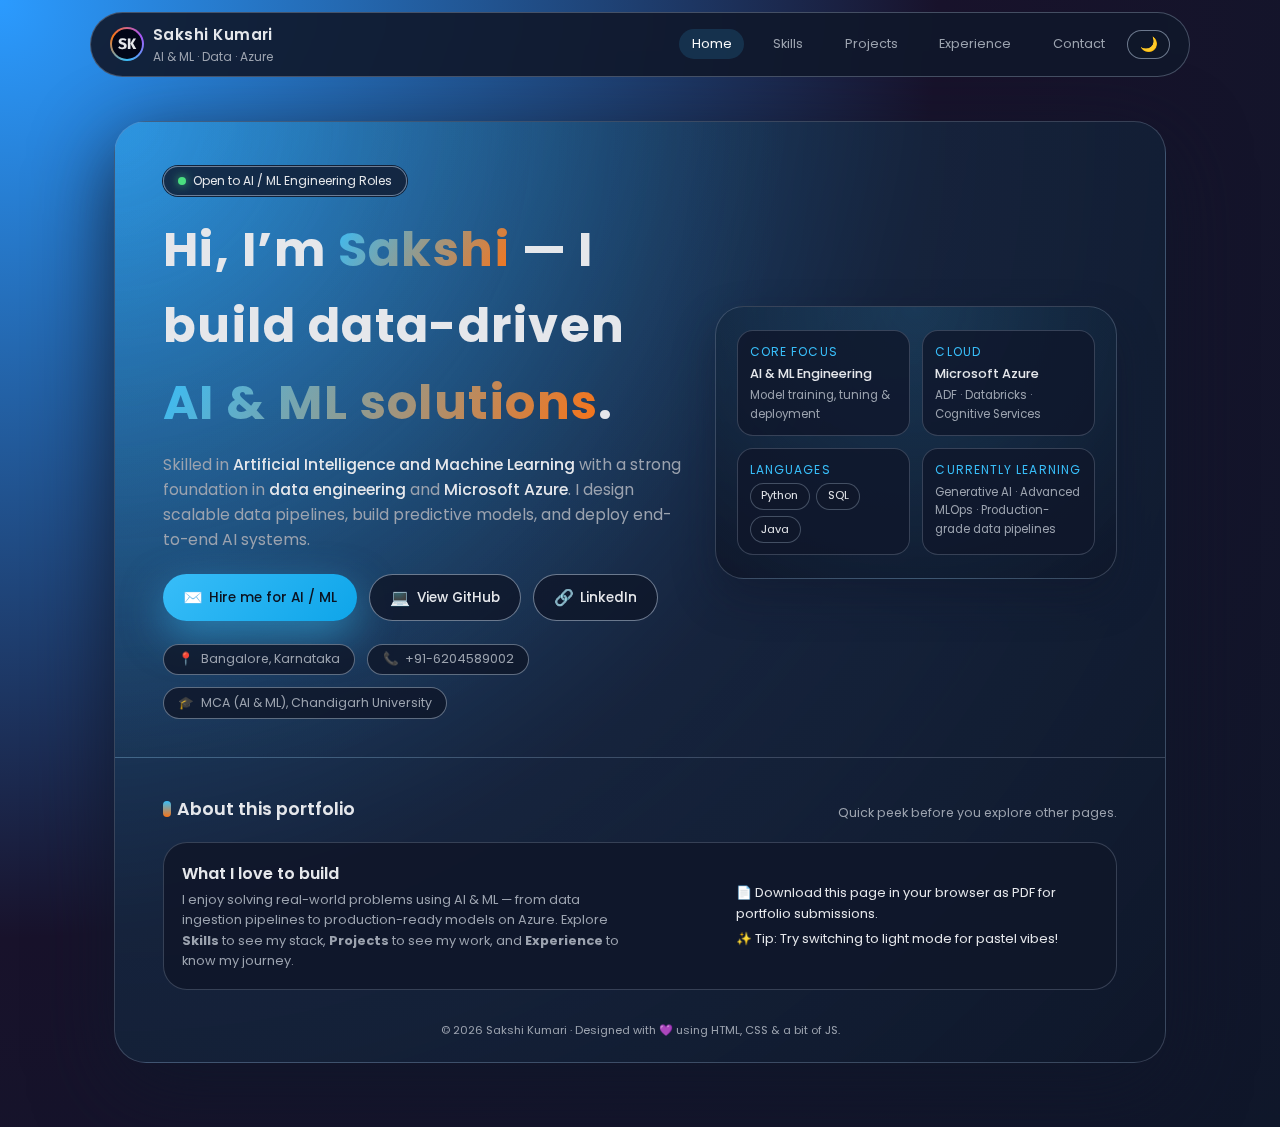
<file: index.html>
<!DOCTYPE html>
<html lang="en">
<head>
  <meta charset="UTF-8" />
  <title>Sakshi Kumari | AI & ML Portfolio</title>
  <meta name="viewport" content="width=device-width, initial-scale=1.0" />
  <link href="https://fonts.googleapis.com/css2?family=Poppins:wght@300;400;500;600;700&family=Fira+Code:wght@400;500&display=swap" rel="stylesheet" />
  <link rel="stylesheet" href="styles.css" />
</head>
<body class="theme-dark">
  <!-- NAVBAR -->
  <header class="navbar">
    <div class="navbar-inner">
      <div class="brand">
        <div class="brand-logo">
          <div class="brand-logo-inner">SK</div>
        </div>
        <div>
          <div class="brand-text-main">Sakshi Kumari</div>
          <div class="brand-text-sub">AI &amp; ML · Data · Azure</div>
        </div>
      </div>

      <nav class="nav-right">
        <div class="nav-links">
          <a href="index.html" class="active">Home</a>
          <a href="skills.html">Skills</a>
          <a href="projects.html">Projects</a>
          <a href="experience.html">Experience</a>
          <a href="contact.html">Contact</a>
        </div>
        <button id="theme-toggle" class="theme-toggle" type="button" aria-label="Toggle theme">🌙</button>
      </nav>
    </div>
  </header>

  <main class="page">
    <div class="glass-shell">
      <!-- HERO -->
      <section class="hero">
        <div>
          <div class="hero-tagline">
            <span class="hero-tag-dot"></span>
            Open to AI / ML Engineering Roles
          </div>

          <h1 class="hero-title">
            Hi, I’m <span class="hero-highlight">Sakshi</span> — I build data-driven
            <span class="hero-highlight">AI &amp; ML solutions</span>.
          </h1>

          <p class="hero-subtitle">
            Skilled in <strong>Artificial Intelligence and Machine Learning</strong> with a strong foundation in
            <strong>data engineering</strong> and <strong>Microsoft Azure</strong>. I design scalable data pipelines,
            build predictive models, and deploy end-to-end AI systems.
          </p>

          <div class="hero-actions">
            <a class="btn btn-primary" href="mailto:singhsakshi3498@gmail.com">
              <span class="btn-icon">✉️</span> Hire me for AI / ML
            </a>
            <a class="btn btn-ghost" href="https://github.com/sakshi6202-cmr" target="_blank">
              <span class="btn-icon">💻</span> View GitHub
            </a>
            <a class="btn btn-ghost" href="https://www.linkedin.com/in/sakshi-kumari-519596280" target="_blank">
              <span class="btn-icon">🔗</span> LinkedIn
            </a>
          </div>

          <div class="hero-meta">
            <div class="meta-pill"><span>📍</span><span>Bangalore, Karnataka</span></div>
            <div class="meta-pill"><span>📞</span><span>+91-6204589002</span></div>
            <div class="meta-pill"><span>🎓</span><span>MCA (AI &amp; ML), Chandigarh University</span></div>
          </div>
        </div>

        <aside class="hero-right-card">
          <div class="hero-grid">
            <div class="hero-chip">
              <div class="hero-chip-label">Core Focus</div>
              <div class="hero-chip-main">AI &amp; ML Engineering</div>
              <div class="hero-chip-sub">Model training, tuning &amp; deployment</div>
            </div>

            <div class="hero-chip">
              <div class="hero-chip-label">Cloud</div>
              <div class="hero-chip-main">Microsoft Azure</div>
              <div class="hero-chip-sub">ADF · Databricks · Cognitive Services</div>
            </div>

            <div class="hero-chip">
              <div class="hero-chip-label">Languages</div>
              <div class="pill-row">
                <span class="mini-pill">Python</span>
                <span class="mini-pill">SQL</span>
                <span class="mini-pill">Java</span>
              </div>
            </div>

            <div class="hero-chip">
              <div class="hero-chip-label">Currently learning</div>
              <div class="hero-chip-sub">
                Generative AI · Advanced MLOps · Production-grade data pipelines
              </div>
            </div>
          </div>
        </aside>
      </section>

      <!-- Simple intro section -->
      <section>
        <div class="section-header">
          <div class="section-title">
            <span class="section-title-badge"></span>
            About this portfolio
          </div>
          <p class="section-subtitle">Quick peek before you explore other pages.</p>
        </div>
        <div class="contact-card">
          <div>
            <h3 class="contact-title">What I love to build</h3>
            <p class="contact-text">
              I enjoy solving real-world problems using AI &amp; ML — from data ingestion pipelines to
              production-ready models on Azure. Explore <strong>Skills</strong> to see my stack,
              <strong>Projects</strong> to see my work, and <strong>Experience</strong> to know my journey.
            </p>
          </div>
          <div class="contact-info">
            <div>📄 Download this page in your browser as PDF for portfolio submissions.</div>
            <div>✨ Tip: Try switching to light mode for pastel vibes!</div>
          </div>
        </div>
      </section>

      <footer class="footer">
        © <span id="year"></span> Sakshi Kumari · Designed with 💜 using HTML, CSS &amp; a bit of JS.
      </footer>
    </div>
  </main>

  <script>
    document.getElementById("year").textContent = new Date().getFullYear();

    const body = document.body;
    const toggleBtn = document.getElementById("theme-toggle");
    const savedTheme = localStorage.getItem("sakshi-theme");

    if (savedTheme === "light") {
      body.classList.remove("theme-dark");
      body.classList.add("theme-light");
      toggleBtn.textContent = "☀️";
    }

    toggleBtn.addEventListener("click", () => {
      const isLight = body.classList.toggle("theme-light");
      body.classList.toggle("theme-dark", !isLight);
      toggleBtn.textContent = isLight ? "☀️" : "🌙";
      localStorage.setItem("sakshi-theme", isLight ? "light" : "dark");
    });
  </script>
</body>
</html>
</file>
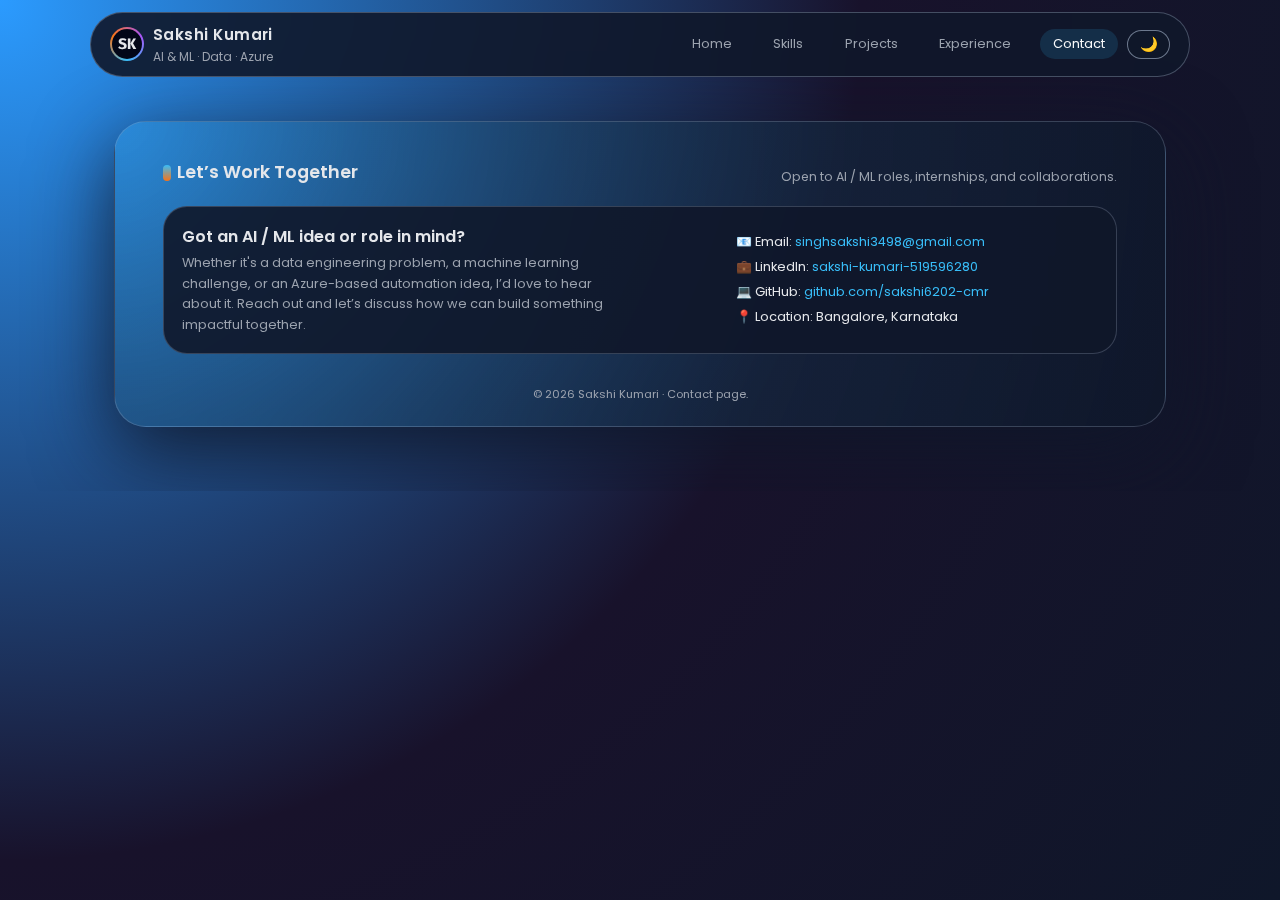
<file: contact.html>
<!DOCTYPE html>
<html lang="en">
<head>
  <meta charset="UTF-8" />
  <title>Contact | Sakshi Kumari</title>
  <meta name="viewport" content="width=device-width, initial-scale=1.0" />
  <link href="https://fonts.googleapis.com/css2?family=Poppins:wght@300;400;500;600;700&family=Fira+Code:wght@400;500&display=swap" rel="stylesheet" />
  <link rel="stylesheet" href="styles.css" />
</head>
<body class="theme-dark">
  <header class="navbar">
    <div class="navbar-inner">
      <div class="brand">
        <div class="brand-logo">
          <div class="brand-logo-inner">SK</div>
        </div>
        <div>
          <div class="brand-text-main">Sakshi Kumari</div>
          <div class="brand-text-sub">AI &amp; ML · Data · Azure</div>
        </div>
      </div>

      <nav class="nav-right">
        <div class="nav-links">
          <a href="index.html">Home</a>
          <a href="skills.html">Skills</a>
          <a href="projects.html">Projects</a>
          <a href="experience.html">Experience</a>
          <a href="contact.html" class="active">Contact</a>
        </div>
        <button id="theme-toggle" class="theme-toggle" type="button" aria-label="Toggle theme">🌙</button>
      </nav>
    </div>
  </header>

  <main class="page">
    <div class="glass-shell">
      <section>
        <div class="section-header">
          <div class="section-title">
            <span class="section-title-badge"></span>
            Let’s Work Together
          </div>
          <p class="section-subtitle">Open to AI / ML roles, internships, and collaborations.</p>
        </div>

        <div class="contact-card">
          <div>
            <h3 class="contact-title">Got an AI / ML idea or role in mind?</h3>
            <p class="contact-text">
              Whether it's a data engineering problem, a machine learning challenge, or an Azure-based automation idea,
              I’d love to hear about it. Reach out and let’s discuss how we can build something impactful together.
            </p>
          </div>

          <div class="contact-info">
            <div>📧 Email:
              <a href="mailto:singhsakshi3498@gmail.com">singhsakshi3498@gmail.com</a>
            </div>
            <div>💼 LinkedIn:
              <a href="https://www.linkedin.com/in/sakshi-kumari-519596280" target="_blank">
                sakshi-kumari-519596280
              </a>
            </div>
            <div>💻 GitHub:
              <a href="https://github.com/sakshi6202-cmr" target="_blank">
                github.com/sakshi6202-cmr
              </a>
            </div>
            <div>📍 Location: Bangalore, Karnataka</div>
          </div>
        </div>
      </section>

      <footer class="footer">
        © <span id="year"></span> Sakshi Kumari · Contact page.
      </footer>
    </div>
  </main>

  <script>
    document.getElementById("year").textContent = new Date().getFullYear();
    const body = document.body;
    const toggleBtn = document.getElementById("theme-toggle");
    const savedTheme = localStorage.getItem("sakshi-theme");

    if (savedTheme === "light") {
      body.classList.remove("theme-dark");
      body.classList.add("theme-light");
      toggleBtn.textContent = "☀️";
    }

    toggleBtn.addEventListener("click", () => {
      const isLight = body.classList.toggle("theme-light");
      body.classList.toggle("theme-dark", !isLight);
      toggleBtn.textContent = isLight ? "☀️" : "🌙";
      localStorage.setItem("sakshi-theme", isLight ? "light" : "dark");
    });
  </script>
</body>
</html>
</file>
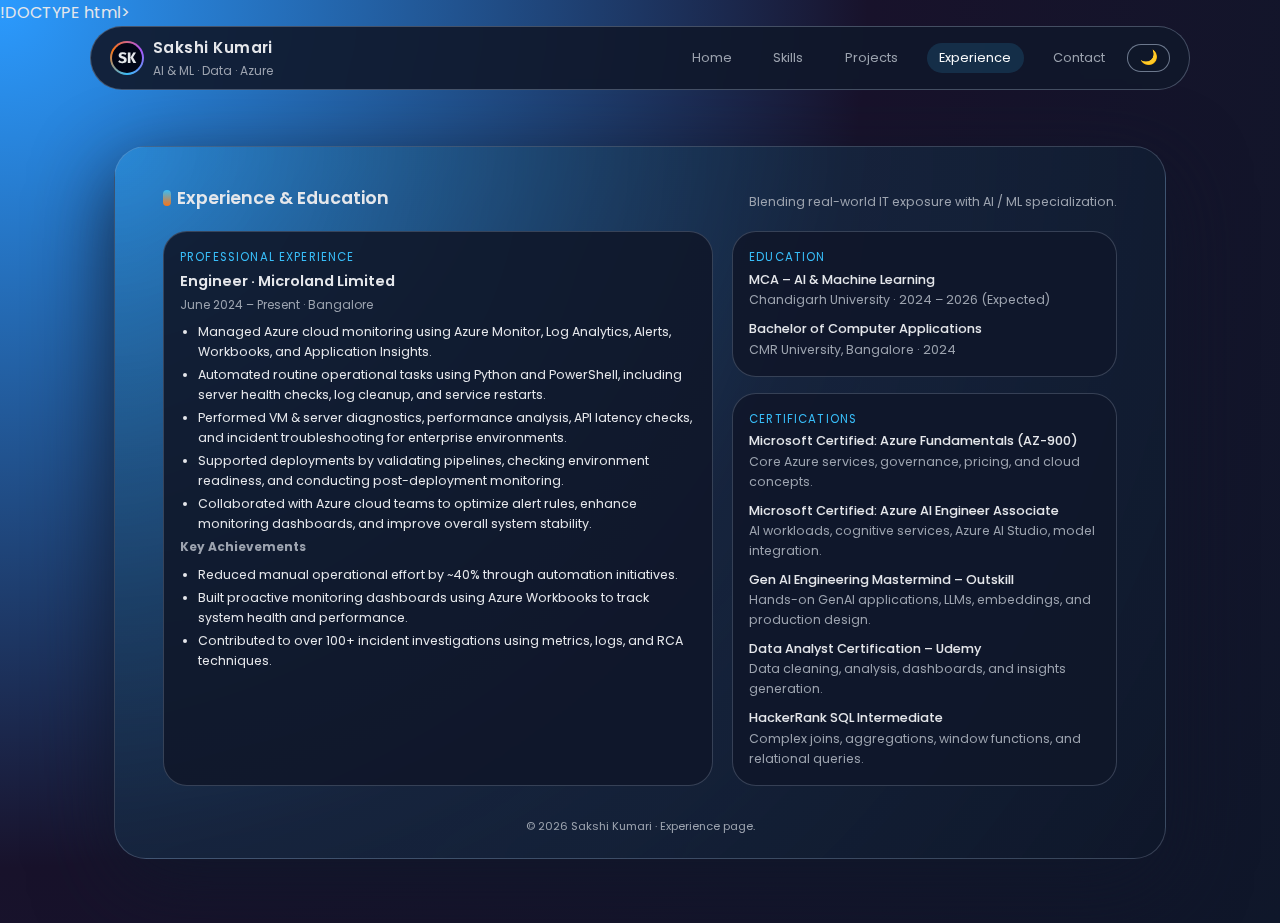
<file: experience.html>
!DOCTYPE html>
<html lang="en">
<head>
  <meta charset="UTF-8" />
  <title>Experience | Sakshi Kumari</title>
  <meta name="viewport" content="width=device-width, initial-scale=1.0" />
  <link href="https://fonts.googleapis.com/css2?family=Poppins:wght@300;400;500;600;700&family=Fira+Code:wght@400;500&display=swap" rel="stylesheet" />
  <link rel="stylesheet" href="styles.css" />
</head>
<body class="theme-dark">
  <header class="navbar">
    <div class="navbar-inner">
      <div class="brand">
        <div class="brand-logo">
          <div class="brand-logo-inner">SK</div>
        </div>
        <div>
          <div class="brand-text-main">Sakshi Kumari</div>
          <div class="brand-text-sub">AI &amp; ML · Data · Azure</div>
        </div>
      </div>

      <nav class="nav-right">
        <div class="nav-links">
          <a href="index.html">Home</a>
          <a href="skills.html">Skills</a>
          <a href="projects.html">Projects</a>
          <a href="experience.html" class="active">Experience</a>
          <a href="contact.html">Contact</a>
        </div>
        <button id="theme-toggle" class="theme-toggle" type="button" aria-label="Toggle theme">🌙</button>
      </nav>
    </div>
  </header>

  <main class="page">
    <div class="glass-shell">
      <section>
        <div class="section-header">
          <div class="section-title">
            <span class="section-title-badge"></span>
            Experience &amp; Education
          </div>
          <p class="section-subtitle">Blending real-world IT exposure with AI / ML specialization.</p>
        </div>

        <div class="timeline-wrap">
          <!-- Experience -->
          <div class="timeline">
            <article class="timeline-card">
              <div class="timeline-label">Professional Experience</div>

              <div class="timeline-title">Engineer · Microland Limited</div>
              <div class="timeline-meta">June 2024 – Present · Bangalore</div>

              <ul class="timeline-list">
                <li>Managed Azure cloud monitoring using Azure Monitor, Log Analytics, Alerts, Workbooks, and Application Insights.</li>
                <li>Automated routine operational tasks using Python and PowerShell, including server health checks, log cleanup, and service restarts.</li>
                <li>Performed VM & server diagnostics, performance analysis, API latency checks, and incident troubleshooting for enterprise environments.</li>
                <li>Supported deployments by validating pipelines, checking environment readiness, and conducting post-deployment monitoring.</li>
                <li>Collaborated with Azure cloud teams to optimize alert rules, enhance monitoring dashboards, and improve overall system stability.</li>
              </ul>

              <div class="timeline-meta"><strong>Key Achievements</strong></div>
              <ul class="timeline-list">
                <li>Reduced manual operational effort by ~40% through automation initiatives.</li>
                <li>Built proactive monitoring dashboards using Azure Workbooks to track system health and performance.</li>
                <li>Contributed to over 100+ incident investigations using metrics, logs, and RCA techniques.</li>
              </ul>
            </article>
          </div>

          <!-- Education -->
          <div class="timeline">
            <article class="timeline-card">
              <div class="timeline-label">Education</div>
              <div class="edu-list">
                <div>
                  <div class="edu-item-title">MCA – AI &amp; Machine Learning</div>
                  <div class="edu-item-meta">Chandigarh University · 2024 – 2026 (Expected)</div>
                </div>
                <div>
                  <div class="edu-item-title">Bachelor of Computer Applications</div>
                  <div class="edu-item-meta">CMR University, Bangalore · 2024</div>
                </div>
              </div>
            </article>

            <!-- Certifications -->
            <article class="timeline-card">
              <div class="timeline-label">Certifications</div>

              <div class="edu-list">
                <div>
                  <div class="edu-item-title">Microsoft Certified: Azure Fundamentals (AZ-900)</div>
                  <div class="edu-item-meta">Core Azure services, governance, pricing, and cloud concepts.</div>
                </div>

                <div>
                  <div class="edu-item-title">Microsoft Certified: Azure AI Engineer Associate</div>
                  <div class="edu-item-meta">AI workloads, cognitive services, Azure AI Studio, model integration.</div>
                </div>

                <div>
                  <div class="edu-item-title">Gen AI Engineering Mastermind – Outskill</div>
                  <div class="edu-item-meta">Hands-on GenAI applications, LLMs, embeddings, and production design.</div>
                </div>

                <div>
                  <div class="edu-item-title">Data Analyst Certification – Udemy</div>
                  <div class="edu-item-meta">Data cleaning, analysis, dashboards, and insights generation.</div>
                </div>

                <div>
                  <div class="edu-item-title">HackerRank SQL Intermediate</div>
                  <div class="edu-item-meta">Complex joins, aggregations, window functions, and relational queries.</div>
                </div>
              </div>
            </article>
          </div>
        </div>
      </section>

      <footer class="footer">
        © <span id="year"></span> Sakshi Kumari · Experience page.
      </footer>
    </div>
  </main>

  <script>
    document.getElementById("year").textContent = new Date().getFullYear();
    const body = document.body;
    const toggleBtn = document.getElementById("theme-toggle");
    const savedTheme = localStorage.getItem("sakshi-theme");

    if (savedTheme === "light") {
      body.classList.remove("theme-dark");
      body.classList.add("theme-light");
      toggleBtn.textContent = "☀️";
    }

    toggleBtn.addEventListener("click", () => {
      const isLight = body.classList.toggle("theme-light");
      body.classList.toggle("theme-dark", !isLight);
      toggleBtn.textContent = isLight ? "☀️" : "🌙";
      localStorage.setItem("sakshi-theme", isLight ? "light" : "dark");
    });
  </script>

</body>
</html>
</file>
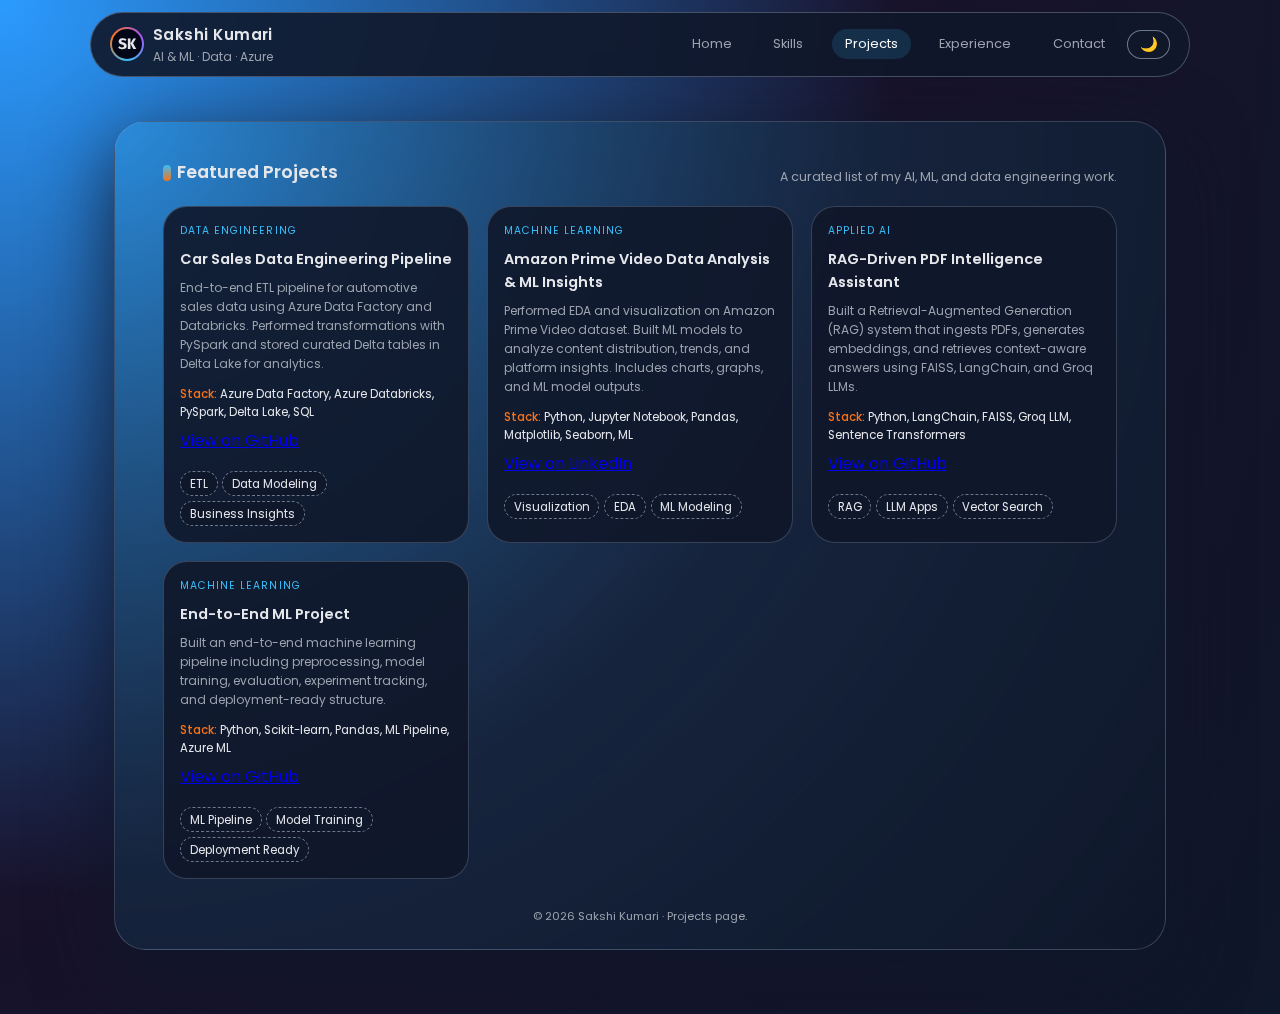
<file: projects.html>
<!DOCTYPE html>
<html lang="en">
<head>
  <meta charset="UTF-8" />
  <title>Projects | Sakshi Kumari</title>
  <meta name="viewport" content="width=device-width, initial-scale=1.0" />
  <link href="https://fonts.googleapis.com/css2?family=Poppins:wght@300;400;500;600;700&family=Fira+Code:wght@400;500&display=swap" rel="stylesheet" />
  <link rel="stylesheet" href="styles.css" />
</head>
<body class="theme-dark">
  <header class="navbar">
    <div class="navbar-inner">
      <div class="brand">
        <div class="brand-logo">
          <div class="brand-logo-inner">SK</div>
        </div>
        <div>
          <div class="brand-text-main">Sakshi Kumari</div>
          <div class="brand-text-sub">AI &amp; ML · Data · Azure</div>
        </div>
      </div>

      <nav class="nav-right">
        <div class="nav-links">
          <a href="index.html">Home</a>
          <a href="skills.html">Skills</a>
          <a href="projects.html" class="active">Projects</a>
          <a href="experience.html">Experience</a>
          <a href="contact.html">Contact</a>
        </div>
        <button id="theme-toggle" class="theme-toggle" type="button" aria-label="Toggle theme">🌙</button>
      </nav>
    </div>
  </header>

  <main class="page">
    <div class="glass-shell">
      <section>
        <div class="section-header">
          <div class="section-title">
            <span class="section-title-badge"></span>
            Featured Projects
          </div>
          <p class="section-subtitle">A curated list of my AI, ML, and data engineering work.</p>
        </div>

        <div class="projects-grid">
          <!-- Project 1: Car Sales DE -->
          <article class="project-card">
            <div class="project-tag">Data Engineering</div>
            <h3 class="project-title">Car Sales Data Engineering Pipeline</h3>
            <p class="project-desc">
              End-to-end ETL pipeline for automotive sales data using Azure Data Factory and Databricks.
              Performed transformations with PySpark and stored curated Delta tables in Delta Lake for analytics.
            </p>
            <p class="project-tech">
              <span>Stack:</span> Azure Data Factory, Azure Databricks, PySpark, Delta Lake, SQL
            </p>
            <a
              class="project-link"
              href="https://github.com/sakshi6202-cmr/Car-Sales-DE-Project-Resource"
              target="_blank"
              rel="noopener"
            >
              View on GitHub
            </a>
            <div class="project-footer">
              <div class="project-pill-row">
                <span class="project-pill">ETL</span>
                <span class="project-pill">Data Modeling</span>
                <span class="project-pill">Business Insights</span>
              </div>
            </div>
          </article>

          <!-- Project 2: Amazon Prime ML -->
          <article class="project-card">
            <div class="project-tag">Machine Learning</div>
            <h3 class="project-title">Amazon Prime Video Data Analysis &amp; ML Insights</h3>
            <p class="project-desc">
              Performed EDA and visualization on Amazon Prime Video dataset. Built ML models to analyze content distribution,
              trends, and platform insights. Includes charts, graphs, and ML model outputs.
            </p>
            <p class="project-tech">
              <span>Stack:</span> Python, Jupyter Notebook, Pandas, Matplotlib, Seaborn, ML
            </p>
            <a
              class="project-link"
              href="https://www.linkedin.com/posts/sakshi-kumari-519596280_amazon-prime-video-content-analysis-activity-7227782216749961217-TOcL"
              target="_blank"
              rel="noopener"
            >
              View on LinkedIn
            </a>
            <div class="project-footer">
              <div class="project-pill-row">
                <span class="project-pill">Visualization</span>
                <span class="project-pill">EDA</span>
                <span class="project-pill">ML Modeling</span>
              </div>
            </div>
          </article>

          <!-- Project 3: RAG PDF -->
          <article class="project-card">
            <div class="project-tag">Applied AI</div>
            <h3 class="project-title">RAG-Driven PDF Intelligence Assistant</h3>
            <p class="project-desc">
              Built a Retrieval-Augmented Generation (RAG) system that ingests PDFs, generates embeddings, and retrieves
              context-aware answers using FAISS, LangChain, and Groq LLMs.
            </p>
            <p class="project-tech">
              <span>Stack:</span> Python, LangChain, FAISS, Groq LLM, Sentence Transformers
            </p>
            <a
              class="project-link"
              href="https://github.com/sakshi6202-cmr/RAG-Langchain"
              target="_blank"
              rel="noopener"
            >
              View on GitHub
            </a>
            <div class="project-footer">
              <div class="project-pill-row">
                <span class="project-pill">RAG</span>
                <span class="project-pill">LLM Apps</span>
                <span class="project-pill">Vector Search</span>
              </div>
            </div>
          </article>

          <!-- Project 4: End-to-End ML -->
          <article class="project-card">
            <div class="project-tag">Machine Learning</div>
            <h3 class="project-title">End-to-End ML Project</h3>
            <p class="project-desc">
              Built an end-to-end machine learning pipeline including preprocessing, model training, evaluation,
              experiment tracking, and deployment-ready structure.
            </p>
            <p class="project-tech">
              <span>Stack:</span> Python, Scikit-learn, Pandas, ML Pipeline, Azure ML
            </p>
            <a
              class="project-link"
              href="https://github.com/sakshi6202-cmr/mlproject"
              target="_blank"
              rel="noopener"
            >
              View on GitHub
            </a>
            <div class="project-footer">
              <div class="project-pill-row">
                <span class="project-pill">ML Pipeline</span>
                <span class="project-pill">Model Training</span>
                <span class="project-pill">Deployment Ready</span>
              </div>
            </div>
          </article>
        </div>
      </section>

      <footer class="footer">
        © <span id="year"></span> Sakshi Kumari · Projects page.
      </footer>
    </div>
  </main>

  <script>
    document.getElementById("year").textContent = new Date().getFullYear();
    const body = document.body;
    const toggleBtn = document.getElementById("theme-toggle");
    const savedTheme = localStorage.getItem("sakshi-theme");

    if (savedTheme === "light") {
      body.classList.remove("theme-dark");
      body.classList.add("theme-light");
      toggleBtn.textContent = "☀️";
    }

    toggleBtn.addEventListener("click", () => {
      const isLight = body.classList.toggle("theme-light");
      body.classList.toggle("theme-dark", !isLight);
      toggleBtn.textContent = isLight ? "☀️" : "🌙";
      localStorage.setItem("sakshi-theme", isLight ? "light" : "dark");
    });
  </script>
</body>
</html>
</file>
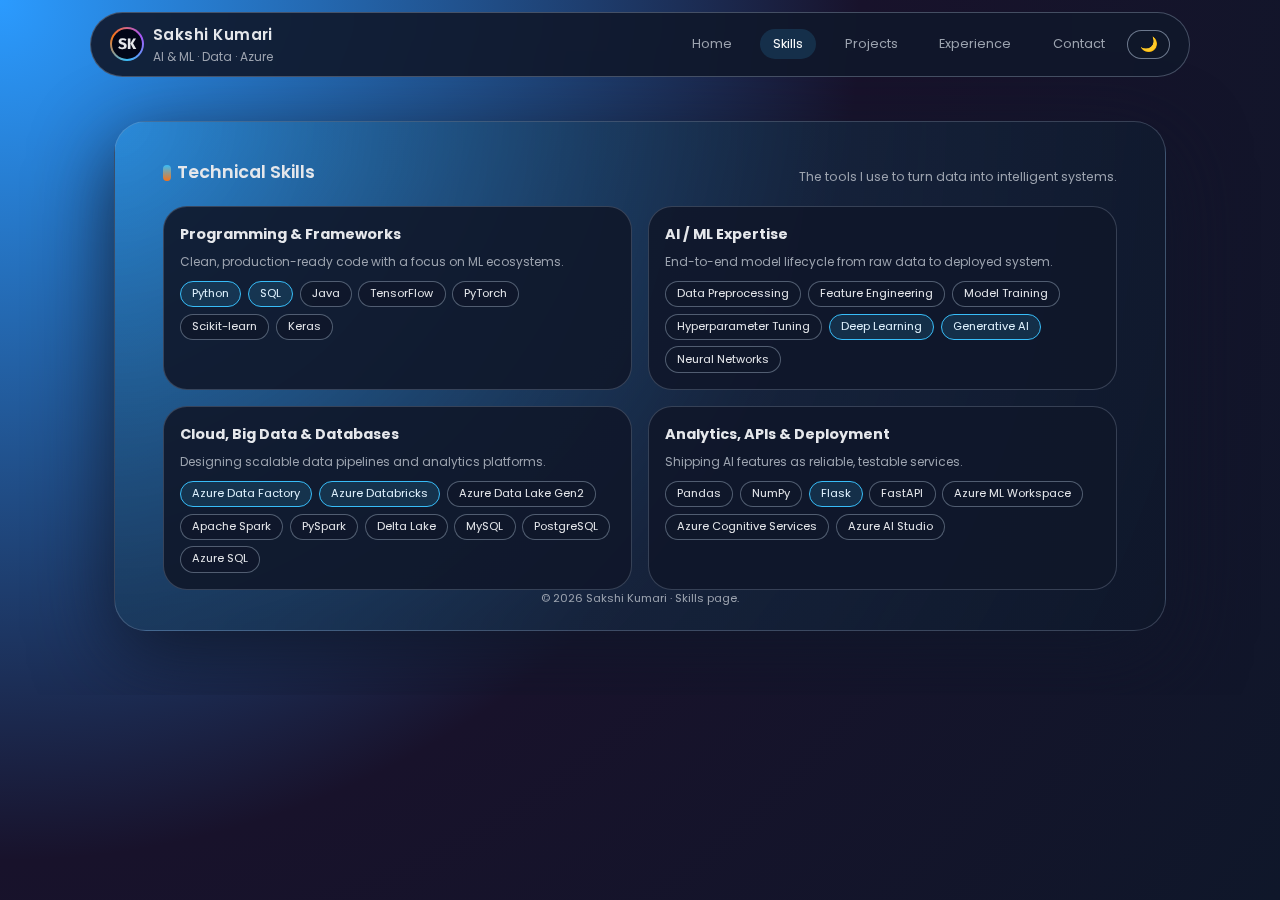
<file: skills.html>
<!DOCTYPE html>
<html lang="en">
<head>
  <meta charset="UTF-8" />
  <title>Skills | Sakshi Kumari</title>
  <meta name="viewport" content="width=device-width, initial-scale=1.0" />
  <link href="https://fonts.googleapis.com/css2?family=Poppins:wght@300;400;500;600;700&family=Fira+Code:wght@400;500&display=swap" rel="stylesheet" />
  <link rel="stylesheet" href="styles.css" />
</head>
<body class="theme-dark">
  <header class="navbar">
    <div class="navbar-inner">
      <div class="brand">
        <div class="brand-logo">
          <div class="brand-logo-inner">SK</div>
        </div>
        <div>
          <div class="brand-text-main">Sakshi Kumari</div>
          <div class="brand-text-sub">AI &amp; ML · Data · Azure</div>
        </div>
      </div>

      <nav class="nav-right">
        <div class="nav-links">
          <a href="index.html">Home</a>
          <a href="skills.html" class="active">Skills</a>
          <a href="projects.html">Projects</a>
          <a href="experience.html">Experience</a>
          <a href="contact.html">Contact</a>
        </div>
        <button id="theme-toggle" class="theme-toggle" type="button" aria-label="Toggle theme">🌙</button>
      </nav>
    </div>
  </header>

  <main class="page">
    <div class="glass-shell">
      <section>
        <div class="section-header">
          <div class="section-title">
            <span class="section-title-badge"></span>
            Technical Skills
          </div>
          <p class="section-subtitle">The tools I use to turn data into intelligent systems.</p>
        </div>

        <div class="skills-grid">
          <article class="skill-card">
            <h3>Programming &amp; Frameworks</h3>
            <p>Clean, production-ready code with a focus on ML ecosystems.</p>
            <div class="skill-chips">
              <span class="skill-chip highlight">Python</span>
              <span class="skill-chip highlight">SQL</span>
              <span class="skill-chip">Java</span>
              <span class="skill-chip">TensorFlow</span>
              <span class="skill-chip">PyTorch</span>
              <span class="skill-chip">Scikit-learn</span>
              <span class="skill-chip">Keras</span>
            </div>
          </article>

          <article class="skill-card">
            <h3>AI / ML Expertise</h3>
            <p>End-to-end model lifecycle from raw data to deployed system.</p>
            <div class="skill-chips">
              <span class="skill-chip">Data Preprocessing</span>
              <span class="skill-chip">Feature Engineering</span>
              <span class="skill-chip">Model Training</span>
              <span class="skill-chip">Hyperparameter Tuning</span>
              <span class="skill-chip highlight">Deep Learning</span>
              <span class="skill-chip highlight">Generative AI</span>
              <span class="skill-chip">Neural Networks</span>
            </div>
          </article>

          <article class="skill-card">
            <h3>Cloud, Big Data &amp; Databases</h3>
            <p>Designing scalable data pipelines and analytics platforms.</p>
            <div class="skill-chips">
              <span class="skill-chip highlight">Azure Data Factory</span>
              <span class="skill-chip highlight">Azure Databricks</span>
              <span class="skill-chip">Azure Data Lake Gen2</span>
              <span class="skill-chip">Apache Spark</span>
              <span class="skill-chip">PySpark</span>
              <span class="skill-chip">Delta Lake</span>
              <span class="skill-chip">MySQL</span>
              <span class="skill-chip">PostgreSQL</span>
              <span class="skill-chip">Azure SQL</span>
            </div>
          </article>

          <article class="skill-card">
            <h3>Analytics, APIs &amp; Deployment</h3>
            <p>Shipping AI features as reliable, testable services.</p>
            <div class="skill-chips">
              <span class="skill-chip">Pandas</span>
              <span class="skill-chip">NumPy</span>
              <span class="skill-chip highlight">Flask</span>
              <span class="skill-chip">FastAPI</span>
              <span class="skill-chip">Azure ML Workspace</span>
              <span class="skill-chip">Azure Cognitive Services</span>
              <span class="skill-chip">Azure AI Studio</span>
            </div>
          </article>
        </div>
      </section>

      <footer class="footer">
        © <span id="year"></span> Sakshi Kumari · Skills page.
      </footer>
    </div>
  </main>

  <script>
    document.getElementById("year").textContent = new Date().getFullYear();
    const body = document.body;
    const toggleBtn = document.getElementById("theme-toggle");
    const savedTheme = localStorage.getItem("sakshi-theme");

    if (savedTheme === "light") {
      body.classList.remove("theme-dark");
      body.classList.add("theme-light");
      toggleBtn.textContent = "☀️";
    }

    toggleBtn.addEventListener("click", () => {
      const isLight = body.classList.toggle("theme-light");
      body.classList.toggle("theme-dark", !isLight);
      toggleBtn.textContent = isLight ? "☀️" : "🌙";
      localStorage.setItem("sakshi-theme", isLight ? "light" : "dark");
    });
  </script>
</body>
</html>
</file>
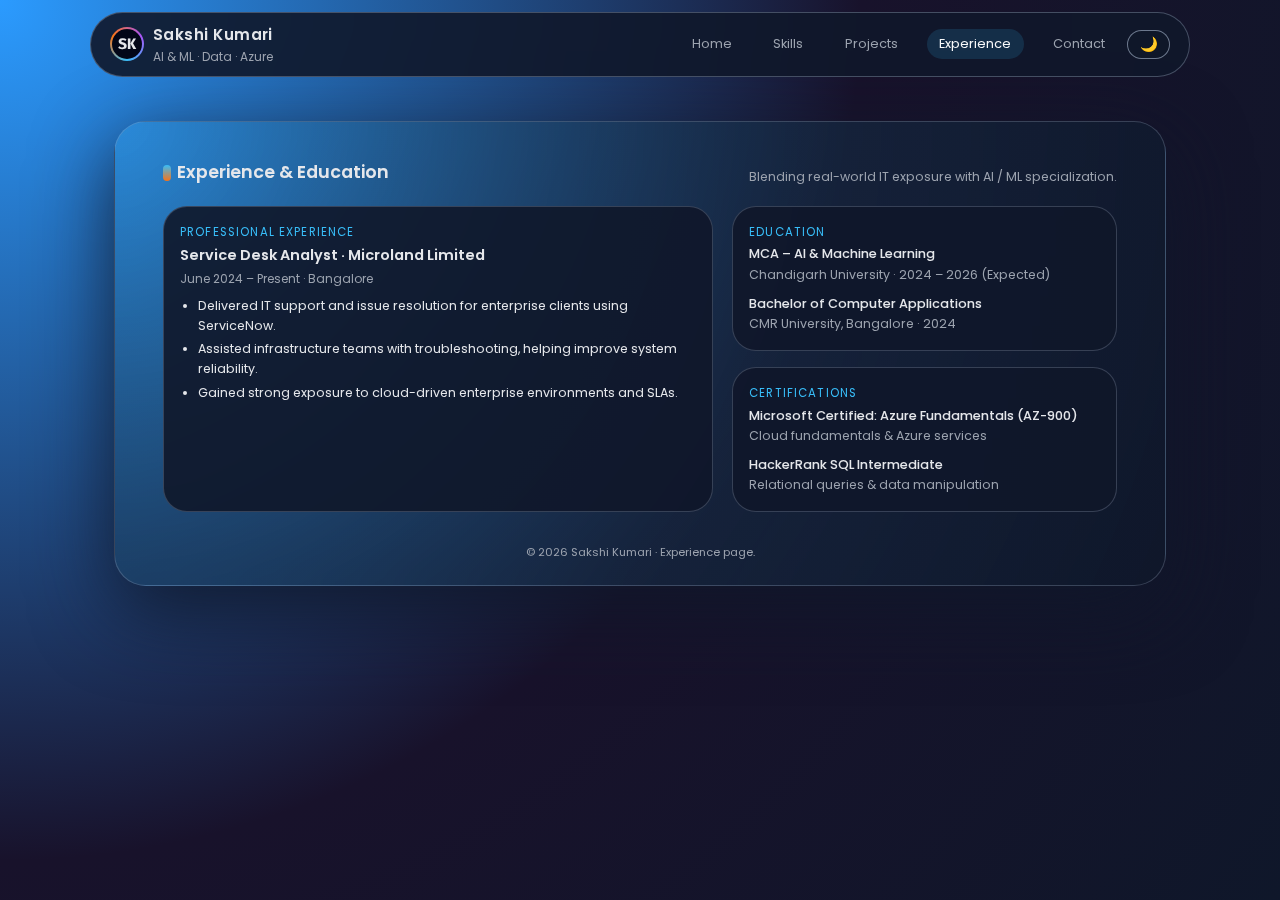
<file: portfolio2.0/experience.html>
<!DOCTYPE html>
<html lang="en">
<head>
  <meta charset="UTF-8" />
  <title>Experience | Sakshi Kumari</title>
  <meta name="viewport" content="width=device-width, initial-scale=1.0" />
  <link href="https://fonts.googleapis.com/css2?family=Poppins:wght@300;400;500;600;700&family=Fira+Code:wght@400;500&display=swap" rel="stylesheet" />
  <link rel="stylesheet" href="styles.css" />
</head>
<body class="theme-dark">
  <header class="navbar">
    <div class="navbar-inner">
      <div class="brand">
        <div class="brand-logo">
          <div class="brand-logo-inner">SK</div>
        </div>
        <div>
          <div class="brand-text-main">Sakshi Kumari</div>
          <div class="brand-text-sub">AI &amp; ML · Data · Azure</div>
        </div>
      </div>

      <nav class="nav-right">
        <div class="nav-links">
          <a href="index.html">Home</a>
          <a href="skills.html">Skills</a>
          <a href="projects.html">Projects</a>
          <a href="experience.html" class="active">Experience</a>
          <a href="contact.html">Contact</a>
        </div>
        <button id="theme-toggle" class="theme-toggle" type="button" aria-label="Toggle theme">🌙</button>
      </nav>
    </div>
  </header>

  <main class="page">
    <div class="glass-shell">
      <section>
        <div class="section-header">
          <div class="section-title">
            <span class="section-title-badge"></span>
            Experience &amp; Education
          </div>
          <p class="section-subtitle">Blending real-world IT exposure with AI / ML specialization.</p>
        </div>

        <div class="timeline-wrap">
          <!-- Experience -->
          <div class="timeline">
            <article class="timeline-card">
              <div class="timeline-label">Professional Experience</div>
              <div class="timeline-title">Service Desk Analyst · Microland Limited</div>
              <div class="timeline-meta">June 2024 – Present · Bangalore</div>
              <ul class="timeline-list">
                <li>Delivered IT support and issue resolution for enterprise clients using ServiceNow.</li>
                <li>Assisted infrastructure teams with troubleshooting, helping improve system reliability.</li>
                <li>Gained strong exposure to cloud-driven enterprise environments and SLAs.</li>
              </ul>
            </article>
          </div>

          <!-- Education & Certifications -->
          <div class="timeline">
            <article class="timeline-card">
              <div class="timeline-label">Education</div>
              <div class="edu-list">
                <div>
                  <div class="edu-item-title">MCA – AI &amp; Machine Learning</div>
                  <div class="edu-item-meta">Chandigarh University · 2024 – 2026 (Expected)</div>
                </div>
                <div>
                  <div class="edu-item-title">Bachelor of Computer Applications</div>
                  <div class="edu-item-meta">CMR University, Bangalore · 2024</div>
                </div>
              </div>
            </article>

            <article class="timeline-card">
              <div class="timeline-label">Certifications</div>
              <div class="edu-list">
                <div>
                  <div class="edu-item-title">Microsoft Certified: Azure Fundamentals (AZ-900)</div>
                  <div class="edu-item-meta">Cloud fundamentals &amp; Azure services</div>
                </div>
                <div>
                  <div class="edu-item-title">HackerRank SQL Intermediate</div>
                  <div class="edu-item-meta">Relational queries &amp; data manipulation</div>
                </div>
              </div>
            </article>
          </div>
        </div>
      </section>

      <footer class="footer">
        © <span id="year"></span> Sakshi Kumari · Experience page.
      </footer>
    </div>
  </main>

  <script>
    document.getElementById("year").textContent = new Date().getFullYear();
    const body = document.body;
    const toggleBtn = document.getElementById("theme-toggle");
    const savedTheme = localStorage.getItem("sakshi-theme");

    if (savedTheme === "light") {
      body.classList.remove("theme-dark");
      body.classList.add("theme-light");
      toggleBtn.textContent = "☀️";
    }

    toggleBtn.addEventListener("click", () => {
      const isLight = body.classList.toggle("theme-light");
      body.classList.toggle("theme-dark", !isLight);
      toggleBtn.textContent = isLight ? "☀️" : "🌙";
      localStorage.setItem("sakshi-theme", isLight ? "light" : "dark");
    });
  </script>
</body>
</html>
</file>
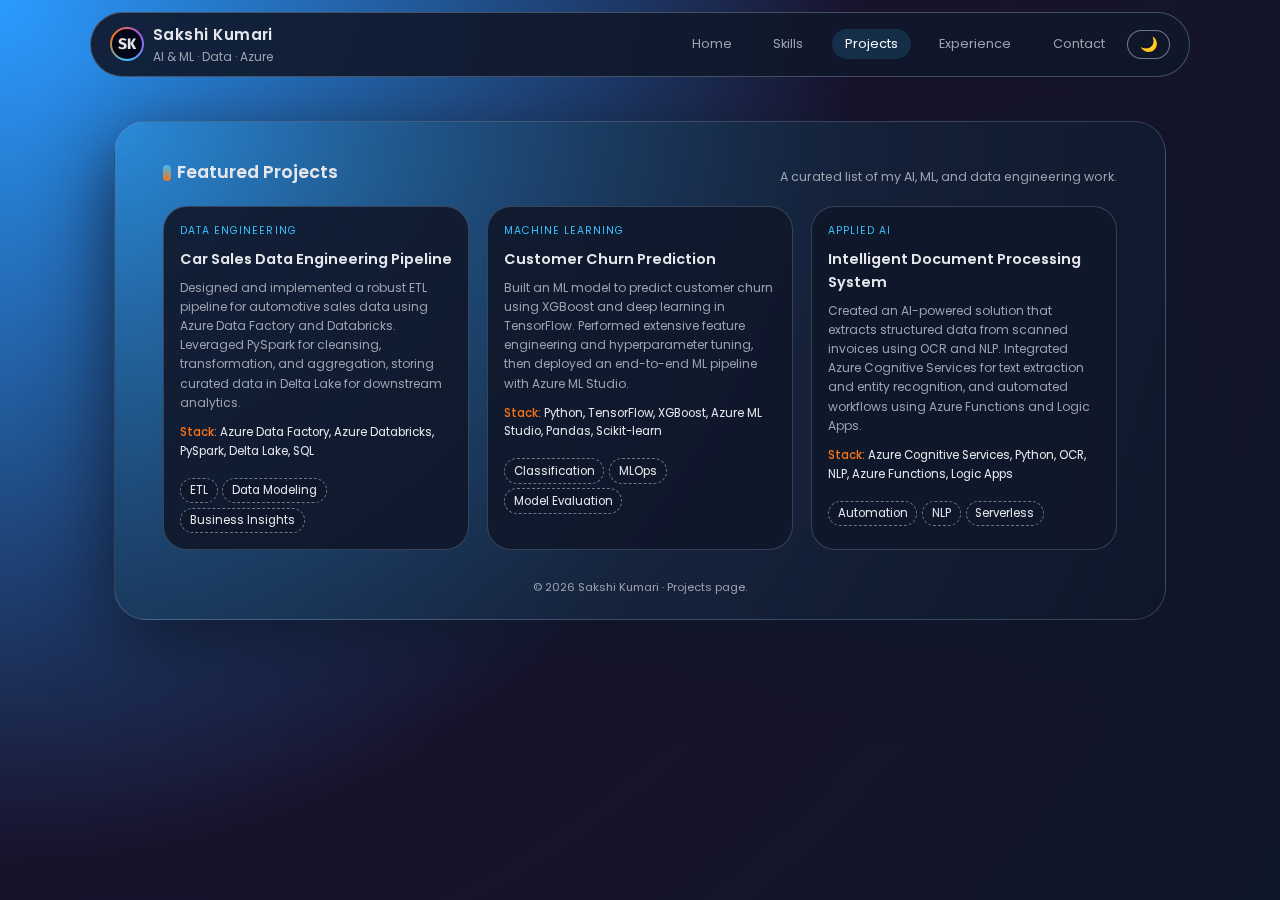
<file: portfolio2.0/projects.html>
<!DOCTYPE html>
<html lang="en">
<head>
  <meta charset="UTF-8" />
  <title>Projects | Sakshi Kumari</title>
  <meta name="viewport" content="width=device-width, initial-scale=1.0" />
  <link href="https://fonts.googleapis.com/css2?family=Poppins:wght@300;400;500;600;700&family=Fira+Code:wght@400;500&display=swap" rel="stylesheet" />
  <link rel="stylesheet" href="styles.css" />
</head>
<body class="theme-dark">
  <header class="navbar">
    <div class="navbar-inner">
      <div class="brand">
        <div class="brand-logo">
          <div class="brand-logo-inner">SK</div>
        </div>
        <div>
          <div class="brand-text-main">Sakshi Kumari</div>
          <div class="brand-text-sub">AI &amp; ML · Data · Azure</div>
        </div>
      </div>

      <nav class="nav-right">
        <div class="nav-links">
          <a href="index.html">Home</a>
          <a href="skills.html">Skills</a>
          <a href="projects.html" class="active">Projects</a>
          <a href="experience.html">Experience</a>
          <a href="contact.html">Contact</a>
        </div>
        <button id="theme-toggle" class="theme-toggle" type="button" aria-label="Toggle theme">🌙</button>
      </nav>
    </div>
  </header>

  <main class="page">
    <div class="glass-shell">
      <section>
        <div class="section-header">
          <div class="section-title">
            <span class="section-title-badge"></span>
            Featured Projects
          </div>
          <p class="section-subtitle">A curated list of my AI, ML, and data engineering work.</p>
        </div>

        <div class="projects-grid">
          <!-- Project 1 -->
          <article class="project-card">
            <div class="project-tag">Data Engineering</div>
            <h3 class="project-title">Car Sales Data Engineering Pipeline</h3>
            <p class="project-desc">
              Designed and implemented a robust ETL pipeline for automotive sales data using Azure Data Factory and Databricks.
              Leveraged PySpark for cleansing, transformation, and aggregation, storing curated data in Delta Lake for
              downstream analytics.
            </p>
            <p class="project-tech">
              <span>Stack:</span> Azure Data Factory, Azure Databricks, PySpark, Delta Lake, SQL
            </p>
            <div class="project-footer">
              <div class="project-pill-row">
                <span class="project-pill">ETL</span>
                <span class="project-pill">Data Modeling</span>
                <span class="project-pill">Business Insights</span>
              </div>
            </div>
          </article>

          <!-- Project 2 -->
          <article class="project-card">
            <div class="project-tag">Machine Learning</div>
            <h3 class="project-title">Customer Churn Prediction</h3>
            <p class="project-desc">
              Built an ML model to predict customer churn using XGBoost and deep learning in TensorFlow. Performed extensive
              feature engineering and hyperparameter tuning, then deployed an end-to-end ML pipeline with Azure ML Studio.
            </p>
            <p class="project-tech">
              <span>Stack:</span> Python, TensorFlow, XGBoost, Azure ML Studio, Pandas, Scikit-learn
            </p>
            <div class="project-footer">
              <div class="project-pill-row">
                <span class="project-pill">Classification</span>
                <span class="project-pill">MLOps</span>
                <span class="project-pill">Model Evaluation</span>
              </div>
            </div>
          </article>

          <!-- Project 3 -->
          <article class="project-card">
            <div class="project-tag">Applied AI</div>
            <h3 class="project-title">Intelligent Document Processing System</h3>
            <p class="project-desc">
              Created an AI-powered solution that extracts structured data from scanned invoices using OCR and NLP.
              Integrated Azure Cognitive Services for text extraction and entity recognition, and automated workflows using
              Azure Functions and Logic Apps.
            </p>
            <p class="project-tech">
              <span>Stack:</span> Azure Cognitive Services, Python, OCR, NLP, Azure Functions, Logic Apps
            </p>
            <div class="project-footer">
              <div class="project-pill-row">
                <span class="project-pill">Automation</span>
                <span class="project-pill">NLP</span>
                <span class="project-pill">Serverless</span>
              </div>
            </div>
          </article>
        </div>
      </section>

      <footer class="footer">
        © <span id="year"></span> Sakshi Kumari · Projects page.
      </footer>
    </div>
  </main>

  <script>
    document.getElementById("year").textContent = new Date().getFullYear();
    const body = document.body;
    const toggleBtn = document.getElementById("theme-toggle");
    const savedTheme = localStorage.getItem("sakshi-theme");

    if (savedTheme === "light") {
      body.classList.remove("theme-dark");
      body.classList.add("theme-light");
      toggleBtn.textContent = "☀️";
    }

    toggleBtn.addEventListener("click", () => {
      const isLight = body.classList.toggle("theme-light");
      body.classList.toggle("theme-dark", !isLight);
      toggleBtn.textContent = isLight ? "☀️" : "🌙";
      localStorage.setItem("sakshi-theme", isLight ? "light" : "dark");
    });
  </script>
</body>
</html>
</file>
<file: styles.css>
:root {
  /* Shared design tokens */
  --radius-lg: 1.5rem;
  --radius-pill: 999px;
  --transition-fast: 0.25s ease;
  --shadow-soft: 0 18px 40px rgba(15, 23, 42, 0.4);

  --font-main: "Poppins", system-ui, -apple-system, BlinkMacSystemFont, "Segoe UI", sans-serif;
  --font-mono: "Fira Code", ui-monospace, SFMono-Regular, Menlo, Monaco, Consolas, "Liberation Mono", "Courier New", monospace;
}

/* DARK THEME (default) */
.theme-dark {
  --bg-gradient: radial-gradient(circle at top left, #2b9bff, #18122b 55%, #0f172a 100%);
  --card-bg: rgba(15, 23, 42, 0.9);
  --card-border: rgba(148, 163, 184, 0.3);
  --accent: #38bdf8;
  --accent-soft: rgba(56, 189, 248, 0.15);
  --accent-strong: #f97316;
  --text-main: #e5e7eb;
  --text-muted: #9ca3af;
  --chip-bg: rgba(15, 23, 42, 0.8);
}

/* LIGHT THEME with PASTEL COLORS */
.theme-light {
  --bg-gradient: linear-gradient(135deg, #fdf2ff, #e0f2fe, #fef9c3);
  --card-bg: rgba(255, 255, 255, 0.9);
  --card-border: rgba(209, 213, 219, 0.9);
  --accent: #fb7185;          /* pastel rose */
  --accent-soft: rgba(251, 113, 133, 0.14);
  --accent-strong: #f97316;   /* warm accent */
  --text-main: #111827;
  --text-muted: #6b7280;
  --chip-bg: rgba(255, 255, 255, 0.9);
}

/* GLOBAL */

* {
  margin: 0;
  padding: 0;
  box-sizing: border-box;
}

/* ✅ make sure the page can scroll on mobile */
html,
body {
  margin: 0;
  padding: 0;
  width: 100%;
  min-height: 100%;
  overflow-x: hidden;  /* no sideways scroll */
  overflow-y: auto;    /* allow vertical scroll */
}

body {
  font-family: var(--font-main);
  background: var(--bg-gradient);
  color: var(--text-main);
  line-height: 1.6;
  transition: background 0.5s ease, color 0.4s ease;
}

.page {
  max-width: 1100px;
  margin: 0 auto;
  padding: 1.5rem 1.2rem 3rem;
}

@media (min-width: 768px) {
  .page {
    padding: 2rem 1.5rem 4rem;
  }
}

/* Shell */

.glass-shell {
  border-radius: 2rem;
  border: 1px solid var(--card-border);
  background: radial-gradient(circle at top left, rgba(56, 189, 248, 0.2), rgba(15, 23, 42, 0.9));
  box-shadow: 0 25px 80px rgba(15, 23, 42, 0.9);
  backdrop-filter: blur(18px);
  -webkit-backdrop-filter: blur(18px);
  overflow: hidden;
}

.theme-light .glass-shell {
  background: rgba(255, 255, 255, 0.65);
  box-shadow: 0 25px 80px rgba(15, 23, 42, 0.15);
}

/* NAVBAR */

.navbar {
  position: sticky;
  top: 0.75rem;
  z-index: 20;
  margin-bottom: 1.5rem;
}

.navbar-inner {
  max-width: 1100px;
  margin: 0 auto;
  padding: 0.6rem 1.2rem;
  border-radius: 999px;
  background: rgba(15, 23, 42, 0.9);
  border: 1px solid rgba(148, 163, 184, 0.4);
  display: flex;
  align-items: center;
  justify-content: space-between;
  gap: 1.25rem;
  backdrop-filter: blur(18px);
  -webkit-backdrop-filter: blur(18px);
}

.theme-light .navbar-inner {
  background: rgba(255, 255, 255, 0.95);
  border-color: rgba(209, 213, 219, 0.9);
}

.brand {
  display: flex;
  align-items: center;
  gap: 0.55rem;
}

.brand-logo {
  width: 34px;
  height: 34px;
  border-radius: 999px;
  background: conic-gradient(from 180deg, #38bdf8, #f97316, #a855f7, #38bdf8);
  padding: 2px;
}

.brand-logo-inner {
  width: 100%;
  height: 100%;
  border-radius: inherit;
  background: #020617;
  display: flex;
  align-items: center;
  justify-content: center;
  font-weight: 700;
  font-size: 0.95rem;
  color: #e5e7eb;
  font-family: var(--font-mono);
}

.theme-light .brand-logo-inner {
  background: #f9fafb;
  color: #111827;
}

.brand-text-main {
  font-weight: 600;
  font-size: 0.95rem;
  letter-spacing: 0.03em;
}

.brand-text-sub {
  font-size: 0.75rem;
  color: var(--text-muted);
}

.nav-right {
  display: flex;
  align-items: center;
  gap: 0.6rem;
}

.nav-links {
  display: none;
  gap: 1rem;
  font-size: 0.8rem;
}

.nav-links a {
  text-decoration: none;
  color: var(--text-muted);
  padding: 0.3rem 0.8rem;
  border-radius: 999px;
  transition: color var(--transition-fast), background var(--transition-fast), transform var(--transition-fast);
}

/* Active nav link */
.nav-links a.active {
  color: #f9fafb;
  background: rgba(56, 189, 248, 0.15);
}

.theme-light .nav-links a.active {
  color: #111827;
  background: rgba(254, 249, 195, 0.9);
}

.nav-links a:hover {
  color: #f9fafb;
  background: rgba(15, 23, 42, 0.95);
  transform: translateY(-1px);
}

.theme-light .nav-links a:hover {
  color: #111827;
  background: rgba(243, 244, 246, 0.9);
}

@media (min-width: 720px) {
  .nav-links {
    display: flex;
  }
}

/* Theme toggle button */

.theme-toggle {
  border-radius: 999px;
  border: 1px solid rgba(148, 163, 184, 0.7);
  background: rgba(15, 23, 42, 0.9);
  color: #e5e7eb;
  font-size: 0.9rem;
  padding: 0.3rem 0.7rem;
  cursor: pointer;
  transition: background var(--transition-fast), transform var(--transition-fast), border-color var(--transition-fast), color var(--transition-fast);
}

.theme-light .theme-toggle {
  background: #fef9c3;
  color: #92400e;
  border-color: rgba(253, 224, 71, 0.8);
}

.theme-toggle:hover {
  transform: translateY(-1px);
}

/* HERO (used on Home) */

.hero {
  padding: 2.5rem 2rem 2rem;
  display: grid;
  gap: 1.75rem;
  border-bottom: 1px solid rgba(148, 163, 184, 0.3);
  background: radial-gradient(circle at top left, rgba(56, 189, 248, 0.2), transparent 55%);
}

.theme-light .hero {
  background: radial-gradient(circle at top left, rgba(251, 113, 133, 0.18), transparent 55%);
}

@media (min-width: 768px) {
  .hero {
    grid-template-columns: 3fr 2.3fr;
    align-items: center;
    padding: 2.8rem 3rem 2.4rem;
  }
}

.hero-tagline {
  display: inline-flex;
  align-items: center;
  padding: 0.25rem 0.9rem;
  border-radius: 999px;
  border: 1px solid rgba(148, 163, 184, 0.7);
  background: rgba(15, 23, 42, 0.8);
  box-shadow: 0 0 0 1px rgba(15, 23, 42, 0.9);
  font-size: 0.75rem;
  gap: 0.4rem;
  margin-bottom: 1rem;
}

.theme-light .hero-tagline {
  background: rgba(255, 255, 255, 0.95);
  box-shadow: 0 5px 12px rgba(148, 163, 184, 0.35);
}

.hero-tag-dot {
  width: 8px;
  height: 8px;
  border-radius: 999px;
  background: #4ade80;
  box-shadow: 0 0 10px rgba(74, 222, 128, 0.8);
}

.hero-title {
  font-size: clamp(2.1rem, 3vw + 1.4rem, 3rem);
  font-weight: 700;
  letter-spacing: 0.03em;
  margin-bottom: 0.6rem;
}

.hero-highlight {
  background: linear-gradient(120deg, #38bdf8, #f97316);
  -webkit-background-clip: text;
  background-clip: text;
  color: transparent;
}

.hero-subtitle {
  font-size: 0.98rem;
  max-width: 34rem;
  color: var(--text-muted);
  margin-bottom: 1.4rem;
}

.hero-subtitle strong {
  color: var(--text-main);
  font-weight: 500;
}

.hero-actions {
  display: flex;
  flex-wrap: wrap;
  gap: 0.75rem;
  margin-bottom: 1.4rem;
}

/* Buttons */

.btn {
  border-radius: 999px;
  padding: 0.6rem 1.25rem;
  font-size: 0.85rem;
  border: none;
  cursor: pointer;
  text-decoration: none;
  display: inline-flex;
  align-items: center;
  gap: 0.4rem;
  font-weight: 500;
  transition: transform var(--transition-fast), box-shadow var(--transition-fast), background var(--transition-fast), color var(--transition-fast), border-color var(--transition-fast);
}

.btn-primary {
  background: linear-gradient(135deg, #38bdf8, #0ea5e9);
  color: #0b1220;
  box-shadow: 0 15px 40px rgba(56, 189, 248, 0.5);
}

.theme-light .btn-primary {
  background: linear-gradient(135deg, #fb7185, #f97316);
  color: #fff7ed;
  box-shadow: 0 12px 30px rgba(248, 113, 113, 0.55);
}

.btn-primary:hover {
  transform: translateY(-2px);
  box-shadow: 0 20px 58px rgba(56, 189, 248, 0.65);
}

.theme-light .btn-primary:hover {
  box-shadow: 0 20px 50px rgba(248, 113, 113, 0.7);
}

.btn-ghost {
  background: rgba(15, 23, 42, 0.85);
  border: 1px solid rgba(148, 163, 184, 0.7);
  color: var(--text-main);
}

.theme-light .btn-ghost {
  background: rgba(255, 255, 255, 0.95);
  border-color: rgba(209, 213, 219, 0.9);
}

.btn-ghost:hover {
  background: rgba(15, 23, 42, 0.95);
  transform: translateY(-1px);
  border-color: #38bdf8;
}

.theme-light .btn-ghost:hover {
  background: #fef3c7;
  border-color: #fbbf24;
}

.btn-icon {
  font-size: 1rem;
}

.hero-meta {
  display: flex;
  flex-wrap: wrap;
  gap: 0.75rem;
  font-size: 0.78rem;
  color: var(--text-muted);
}

.meta-pill {
  display: inline-flex;
  align-items: center;
  gap: 0.4rem;
  padding: 0.3rem 0.9rem;
  border-radius: 999px;
  background: rgba(15, 23, 42, 0.85);
  border: 1px solid rgba(148, 163, 184, 0.6);
}

.theme-light .meta-pill {
  background: rgba(255, 255, 255, 0.9);
  border-color: rgba(209, 213, 219, 0.9);
}

/* Hero right card */

.hero-right-card {
  background: radial-gradient(circle at top, rgba(56, 189, 248, 0.15), rgba(15, 23, 42, 0.95));
  border-radius: 1.8rem;
  border: 1px solid var(--card-border);
  box-shadow: var(--shadow-soft);
  padding: 1.4rem 1.3rem;
  display: grid;
  gap: 1rem;
}

.theme-light .hero-right-card {
  background: linear-gradient(135deg, rgba(255, 255, 255, 0.95), rgba(254, 242, 242, 0.9));
}

.hero-grid {
  display: grid;
  grid-template-columns: repeat(2, minmax(0, 1fr));
  gap: 0.8rem;
  font-size: 0.8rem;
}

.hero-chip {
  background: var(--chip-bg);
  border-radius: 1rem;
  border: 1px solid var(--card-border);
  padding: 0.7rem 0.75rem;
}

.hero-chip-label {
  font-size: 0.75rem;
  text-transform: uppercase;
  letter-spacing: 0.09em;
  color: var(--accent);
  margin-bottom: 0.2rem;
}

.hero-chip-main {
  font-weight: 500;
  margin-bottom: 0.1rem;
}

.hero-chip-sub {
  font-size: 0.72rem;
  color: var(--text-muted);
}

.pill-row {
  display: flex;
  flex-wrap: wrap;
  gap: 0.4rem;
}

.mini-pill {
  font-size: 0.7rem;
  padding: 0.22rem 0.65rem;
  border-radius: 999px;
  border: 1px solid rgba(148, 163, 184, 0.4);
  background: rgba(15, 23, 42, 0.85);
}

.theme-light .mini-pill {
  background: #f9fafb;
}

/* SECTION BASE */

section {
  padding: 2rem 2rem 0;
}

@media (min-width: 768px) {
  section {
    padding: 2.3rem 3rem 0;
  }
}

.section-header {
  display: flex;
  align-items: baseline;
  justify-content: space-between;
  gap: 0.75rem;
  margin-bottom: 1.2rem;
}

.section-title {
  font-size: 1.1rem;
  font-weight: 600;
  display: inline-flex;
  align-items: center;
  gap: 0.4rem;
}

.section-title-badge {
  width: 8px;
  height: 16px;
  border-radius: 999px;
  background: linear-gradient(180deg, #38bdf8, #f97316);
}

.section-subtitle {
  font-size: 0.78rem;
  color: var(--text-muted);
}

/* SKILLS */

.skills-grid {
  display: grid;
  gap: 1rem;
}

@media (min-width: 720px) {
  .skills-grid {
    grid-template-columns: repeat(2, minmax(0, 1fr));
  }
}

.skill-card {
  background: var(--card-bg);
  border-radius: var(--radius-lg);
  border: 1px solid var(--card-border);
  padding: 1rem;
}

.skill-card h3 {
  font-size: 0.9rem;
  margin-bottom: 0.4rem;
}

.skill-card p {
  font-size: 0.75rem;
  color: var(--text-muted);
  margin-bottom: 0.6rem;
}

.skill-chips {
  display: flex;
  flex-wrap: wrap;
  gap: 0.4rem;
}

.skill-chip {
  font-size: 0.7rem;
  padding: 0.2rem 0.7rem;
  border-radius: var(--radius-pill);
  background: rgba(15, 23, 42, 0.85);
  border: 1px solid rgba(148, 163, 184, 0.5);
}

.theme-light .skill-chip {
  background: #f9fafb;
  border-color: rgba(209, 213, 219, 0.9);
}

.skill-chip.highlight {
  border-color: var(--accent);
  background: var(--accent-soft);
  color: #e0f2fe;
}

.theme-light .skill-chip.highlight {
  color: #9b1c1f;
}

/* PROJECTS */

.projects-grid {
  display: grid;
  gap: 1.1rem;
  margin-bottom: 1.8rem;
}

@media (min-width: 880px) {
  .projects-grid {
    grid-template-columns: repeat(3, minmax(0, 1fr));
  }
}

.project-card {
  background: var(--card-bg);
  border-radius: var(--radius-lg);
  border: 1px solid var(--card-border);
  padding: 1rem;
  display: flex;
  flex-direction: column;
  gap: 0.4rem;
  position: relative;
  overflow: hidden;
}

.project-tag {
  font-size: 0.65rem;
  text-transform: uppercase;
  letter-spacing: 0.1em;
  color: var(--accent);
  margin-bottom: 0.15rem;
}

.project-title {
  font-size: 0.9rem;
  font-weight: 600;
}

.project-desc {
  font-size: 0.75rem;
  color: var(--text-muted);
}

.project-tech {
  font-size: 0.72rem;
  margin-top: 0.3rem;
  color: var(--text-main);
}

.project-tech span {
  color: var(--accent-strong);
  font-weight: 500;
}

.project-footer {
  margin-top: auto;
  display: flex;
  justify-content: space-between;
  align-items: center;
  font-size: 0.72rem;
  margin-top: 0.7rem;
}

.project-pill-row {
  display: flex;
  flex-wrap: wrap;
  gap: 0.3rem;
}

.project-pill {
  padding: 0.15rem 0.55rem;
  border-radius: 999px;
  border: 1px dashed rgba(148, 163, 184, 0.7);
  background: rgba(15, 23, 42, 0.9);
}

.theme-light .project-pill {
  background: #fefce8;
  border-color: rgba(250, 204, 21, 0.9);
}

/* EXPERIENCE & EDUCATION */

.timeline {
  display: grid;
  gap: 1rem;
  margin-bottom: 2rem;
}

@media (min-width: 900px) {
  .timeline-wrap {
    display: grid;
    grid-template-columns: 3fr 2.1fr;
    gap: 1.2rem;
  }
}

.timeline-card {
  background: var(--card-bg);
  border-radius: var(--radius-lg);
  border: 1px solid var(--card-border);
  padding: 1rem;
  position: relative;
}

.timeline-label {
  font-size: 0.72rem;
  text-transform: uppercase;
  letter-spacing: 0.1em;
  color: var(--accent);
  margin-bottom: 0.2rem;
}

.timeline-title {
  font-size: 0.9rem;
  font-weight: 600;
  margin-bottom: 0.1rem;
}

.timeline-meta {
  font-size: 0.75rem;
  color: var(--text-muted);
  margin-bottom: 0.5rem;
}

.timeline-list {
  font-size: 0.78rem;
  color: var(--text-main);
  padding-left: 1.1rem;
}

.timeline-list li {
  margin-bottom: 0.2rem;
}

.edu-list {
  font-size: 0.8rem;
  color: var(--text-main);
  display: grid;
  gap: 0.55rem;
}

.edu-item-title {
  font-weight: 500;
}

.edu-item-meta {
  font-size: 0.78rem;
  color: var(--text-muted);
}

/* CONTACT */

.contact-card {
  background: var(--card-bg);
  border-radius: var(--radius-lg);
  border: 1px solid var(--card-border);
  padding: 1.1rem;
  margin-bottom: 2rem;
  display: grid;
  gap: 0.7rem;
}

@media (min-width: 720px) {
  .contact-card {
    grid-template-columns: 3fr 2fr;
    align-items: center;
  }
}

.contact-title {
  font-size: 1rem;
  font-weight: 600;
  margin-bottom: 0.2rem;
}

.contact-text {
  font-size: 0.8rem;
  color: var(--text-muted);
  max-width: 28rem;
}

.contact-info {
  font-size: 0.8rem;
  display: grid;
  gap: 0.3rem;
}

.contact-info a {
  text-decoration: none;
  color: var(--accent);
}

.contact-info a:hover {
  text-decoration: underline;
}

/* FOOTER */

.footer {
  padding: 0 2rem 1.4rem;
  font-size: 0.7rem;
  color: var(--text-muted);
  text-align: center;
}

@media (min-width: 768px) {
  .footer {
    padding: 0 3rem 1.4rem;
  }
}

/* ============================
   MOBILE & TABLET RESPONSIVE
   ============================ */

/* General small-screen tweaks */
@media (max-width: 768px) {
  html, body {
    max-width: 100%;
    overflow-x: hidden;      /* remove sideways scroll */
  }

  .page {
    padding: 1.25rem 1rem 2.5rem;
  }

  .navbar-inner {
    padding: 0.5rem 0.9rem;
    gap: 0.5rem;
  }

  .brand-text-main {
    font-size: 0.9rem;
  }

  .brand-text-sub {
    font-size: 0.7rem;
  }

  /* stack hero left/right into one column */
  .hero {
    grid-template-columns: 1fr;
    padding: 1.8rem 1.4rem 1.6rem;
    gap: 1.25rem;
  }

  .hero-title {
    font-size: 1.9rem;
  }

  .hero-subtitle {
    font-size: 0.9rem;
  }

  .hero-right-card {
    margin-top: 0.4rem;
  }

  section {
    padding: 1.8rem 1.4rem 0;
  }

  /* skills cards: single column */
  .skills-grid {
    grid-template-columns: 1fr;
  }

  /* projects: single column */
  .projects-grid {
    grid-template-columns: 1fr;
  }

  /* timeline (experience + education): single column */
  .timeline-wrap {
    grid-template-columns: 1fr;
  }

  /* contact card: stack text + details */
  .contact-card {
    grid-template-columns: 1fr;
    gap: 0.9rem;
  }

  .contact-title {
    font-size: 0.95rem;
  }

  .contact-text,
  .contact-info {
    font-size: 0.78rem;
  }
}

/* Extra-small phones (≤ 480px) */
@media (max-width: 480px) {
  .hero-title {
    font-size: 1.7rem;
  }

  .hero-subtitle {
    font-size: 0.85rem;
  }

  .hero-actions {
    flex-direction: column;
    align-items: stretch;
  }

  .btn {
    justify-content: center;
    width: 100%;
  }

  .meta-pill {
    width: 100%;
    justify-content: center;
  }

  .project-card,
  .skill-card,
  .timeline-card,
  .contact-card {
    padding: 0.9rem;
  }
}
</file>
<file: portfolio2.0/styles.css>
:root {
  /* Shared design tokens */
  --radius-lg: 1.5rem;
  --radius-pill: 999px;
  --transition-fast: 0.25s ease;
  --shadow-soft: 0 18px 40px rgba(15, 23, 42, 0.4);

  --font-main: "Poppins", system-ui, -apple-system, BlinkMacSystemFont, "Segoe UI", sans-serif;
  --font-mono: "Fira Code", ui-monospace, SFMono-Regular, Menlo, Monaco, Consolas, "Liberation Mono", "Courier New", monospace;
}

/* DARK THEME (default) */
.theme-dark {
  --bg-gradient: radial-gradient(circle at top left, #2b9bff, #18122b 55%, #0f172a 100%);
  --card-bg: rgba(15, 23, 42, 0.9);
  --card-border: rgba(148, 163, 184, 0.3);
  --accent: #38bdf8;
  --accent-soft: rgba(56, 189, 248, 0.15);
  --accent-strong: #f97316;
  --text-main: #e5e7eb;
  --text-muted: #9ca3af;
  --chip-bg: rgba(15, 23, 42, 0.8);
}

/* LIGHT THEME with PASTEL COLORS */
.theme-light {
  --bg-gradient: linear-gradient(135deg, #fdf2ff, #e0f2fe, #fef9c3);
  --card-bg: rgba(255, 255, 255, 0.9);
  --card-border: rgba(209, 213, 219, 0.9);
  --accent: #fb7185;          /* pastel rose */
  --accent-soft: rgba(251, 113, 133, 0.14);
  --accent-strong: #f97316;   /* warm accent */
  --text-main: #111827;
  --text-muted: #6b7280;
  --chip-bg: rgba(255, 255, 255, 0.9);
}

/* GLOBAL */

* {
  margin: 0;
  padding: 0;
  box-sizing: border-box;
}

body {
  font-family: var(--font-main);
  background: var(--bg-gradient);
  color: var(--text-main);
  min-height: 100vh;
  line-height: 1.6;
  transition: background 0.5s ease, color 0.4s ease;
}

.page {
  max-width: 1100px;
  margin: 0 auto;
  padding: 1.5rem 1.2rem 3rem;
}

@media (min-width: 768px) {
  .page {
    padding: 2rem 1.5rem 4rem;
  }
}

/* Shell */

.glass-shell {
  border-radius: 2rem;
  border: 1px solid var(--card-border);
  background: radial-gradient(circle at top left, rgba(56, 189, 248, 0.2), rgba(15, 23, 42, 0.9));
  box-shadow: 0 25px 80px rgba(15, 23, 42, 0.9);
  backdrop-filter: blur(18px);
  -webkit-backdrop-filter: blur(18px);
  overflow: hidden;
}

.theme-light .glass-shell {
  background: rgba(255, 255, 255, 0.65);
  box-shadow: 0 25px 80px rgba(15, 23, 42, 0.15);
}

/* NAVBAR */

.navbar {
  position: sticky;
  top: 0.75rem;
  z-index: 20;
  margin-bottom: 1.5rem;
}

.navbar-inner {
  max-width: 1100px;
  margin: 0 auto;
  padding: 0.6rem 1.2rem;
  border-radius: 999px;
  background: rgba(15, 23, 42, 0.9);
  border: 1px solid rgba(148, 163, 184, 0.4);
  display: flex;
  align-items: center;
  justify-content: space-between;
  gap: 1.25rem;
  backdrop-filter: blur(18px);
  -webkit-backdrop-filter: blur(18px);
}

.theme-light .navbar-inner {
  background: rgba(255, 255, 255, 0.95);
  border-color: rgba(209, 213, 219, 0.9);
}

.brand {
  display: flex;
  align-items: center;
  gap: 0.55rem;
}

.brand-logo {
  width: 34px;
  height: 34px;
  border-radius: 999px;
  background: conic-gradient(from 180deg, #38bdf8, #f97316, #a855f7, #38bdf8);
  padding: 2px;
}

.brand-logo-inner {
  width: 100%;
  height: 100%;
  border-radius: inherit;
  background: #020617;
  display: flex;
  align-items: center;
  justify-content: center;
  font-weight: 700;
  font-size: 0.95rem;
  color: #e5e7eb;
  font-family: var(--font-mono);
}

.theme-light .brand-logo-inner {
  background: #f9fafb;
  color: #111827;
}

.brand-text-main {
  font-weight: 600;
  font-size: 0.95rem;
  letter-spacing: 0.03em;
}

.brand-text-sub {
  font-size: 0.75rem;
  color: var(--text-muted);
}

.nav-right {
  display: flex;
  align-items: center;
  gap: 0.6rem;
}

.nav-links {
  display: none;
  gap: 1rem;
  font-size: 0.8rem;
}

.nav-links a {
  text-decoration: none;
  color: var(--text-muted);
  padding: 0.3rem 0.8rem;
  border-radius: 999px;
  transition: color var(--transition-fast), background var(--transition-fast), transform var(--transition-fast);
}

/* Active nav link */
.nav-links a.active {
  color: #f9fafb;
  background: rgba(56, 189, 248, 0.15);
}

.theme-light .nav-links a.active {
  color: #111827;
  background: rgba(254, 249, 195, 0.9);
}

.nav-links a:hover {
  color: #f9fafb;
  background: rgba(15, 23, 42, 0.95);
  transform: translateY(-1px);
}

.theme-light .nav-links a:hover {
  color: #111827;
  background: rgba(243, 244, 246, 0.9);
}

@media (min-width: 720px) {
  .nav-links {
    display: flex;
  }
}

/* Theme toggle button */

.theme-toggle {
  border-radius: 999px;
  border: 1px solid rgba(148, 163, 184, 0.7);
  background: rgba(15, 23, 42, 0.9);
  color: #e5e7eb;
  font-size: 0.9rem;
  padding: 0.3rem 0.7rem;
  cursor: pointer;
  transition: background var(--transition-fast), transform var(--transition-fast), border-color var(--transition-fast), color var(--transition-fast);
}

.theme-light .theme-toggle {
  background: #fef9c3;
  color: #92400e;
  border-color: rgba(253, 224, 71, 0.8);
}

.theme-toggle:hover {
  transform: translateY(-1px);
}

/* HERO (used on Home) */

.hero {
  padding: 2.5rem 2rem 2rem;
  display: grid;
  gap: 1.75rem;
  border-bottom: 1px solid rgba(148, 163, 184, 0.3);
  background: radial-gradient(circle at top left, rgba(56, 189, 248, 0.2), transparent 55%);
}

.theme-light .hero {
  background: radial-gradient(circle at top left, rgba(251, 113, 133, 0.18), transparent 55%);
}

@media (min-width: 768px) {
  .hero {
    grid-template-columns: 3fr 2.3fr;
    align-items: center;
    padding: 2.8rem 3rem 2.4rem;
  }
}

.hero-tagline {
  display: inline-flex;
  align-items: center;
  padding: 0.25rem 0.9rem;
  border-radius: 999px;
  border: 1px solid rgba(148, 163, 184, 0.7);
  background: rgba(15, 23, 42, 0.8);
  box-shadow: 0 0 0 1px rgba(15, 23, 42, 0.9);
  font-size: 0.75rem;
  gap: 0.4rem;
  margin-bottom: 1rem;
}

.theme-light .hero-tagline {
  background: rgba(255, 255, 255, 0.95);
  box-shadow: 0 5px 12px rgba(148, 163, 184, 0.35);
}

.hero-tag-dot {
  width: 8px;
  height: 8px;
  border-radius: 999px;
  background: #4ade80;
  box-shadow: 0 0 10px rgba(74, 222, 128, 0.8);
}

.hero-title {
  font-size: clamp(2.1rem, 3vw + 1.4rem, 3rem);
  font-weight: 700;
  letter-spacing: 0.03em;
  margin-bottom: 0.6rem;
}

.hero-highlight {
  background: linear-gradient(120deg, #38bdf8, #f97316);
  -webkit-background-clip: text;
  background-clip: text;
  color: transparent;
}

.hero-subtitle {
  font-size: 0.98rem;
  max-width: 34rem;
  color: var(--text-muted);
  margin-bottom: 1.4rem;
}

.hero-subtitle strong {
  color: var(--text-main);
  font-weight: 500;
}

.hero-actions {
  display: flex;
  flex-wrap: wrap;
  gap: 0.75rem;
  margin-bottom: 1.4rem;
}

/* Buttons */

.btn {
  border-radius: 999px;
  padding: 0.6rem 1.25rem;
  font-size: 0.85rem;
  border: none;
  cursor: pointer;
  text-decoration: none;
  display: inline-flex;
  align-items: center;
  gap: 0.4rem;
  font-weight: 500;
  transition: transform var(--transition-fast), box-shadow var(--transition-fast), background var(--transition-fast), color var(--transition-fast), border-color var(--transition-fast);
}

.btn-primary {
  background: linear-gradient(135deg, #38bdf8, #0ea5e9);
  color: #0b1220;
  box-shadow: 0 15px 40px rgba(56, 189, 248, 0.5);
}

.theme-light .btn-primary {
  background: linear-gradient(135deg, #fb7185, #f97316);
  color: #fff7ed;
  box-shadow: 0 12px 30px rgba(248, 113, 113, 0.55);
}

.btn-primary:hover {
  transform: translateY(-2px);
  box-shadow: 0 20px 58px rgba(56, 189, 248, 0.65);
}

.theme-light .btn-primary:hover {
  box-shadow: 0 20px 50px rgba(248, 113, 113, 0.7);
}

.btn-ghost {
  background: rgba(15, 23, 42, 0.85);
  border: 1px solid rgba(148, 163, 184, 0.7);
  color: var(--text-main);
}

.theme-light .btn-ghost {
  background: rgba(255, 255, 255, 0.95);
  border-color: rgba(209, 213, 219, 0.9);
}

.btn-ghost:hover {
  background: rgba(15, 23, 42, 0.95);
  transform: translateY(-1px);
  border-color: #38bdf8;
}

.theme-light .btn-ghost:hover {
  background: #fef3c7;
  border-color: #fbbf24;
}

.btn-icon {
  font-size: 1rem;
}

.hero-meta {
  display: flex;
  flex-wrap: wrap;
  gap: 0.75rem;
  font-size: 0.78rem;
  color: var(--text-muted);
}

.meta-pill {
  display: inline-flex;
  align-items: center;
  gap: 0.4rem;
  padding: 0.3rem 0.9rem;
  border-radius: 999px;
  background: rgba(15, 23, 42, 0.85);
  border: 1px solid rgba(148, 163, 184, 0.6);
}

.theme-light .meta-pill {
  background: rgba(255, 255, 255, 0.9);
  border-color: rgba(209, 213, 219, 0.9);
}

/* Hero right card */

.hero-right-card {
  background: radial-gradient(circle at top, rgba(56, 189, 248, 0.15), rgba(15, 23, 42, 0.95));
  border-radius: 1.8rem;
  border: 1px solid var(--card-border);
  box-shadow: var(--shadow-soft);
  padding: 1.4rem 1.3rem;
  display: grid;
  gap: 1rem;
}

.theme-light .hero-right-card {
  background: linear-gradient(135deg, rgba(255, 255, 255, 0.95), rgba(254, 242, 242, 0.9));
}

.hero-grid {
  display: grid;
  grid-template-columns: repeat(2, minmax(0, 1fr));
  gap: 0.8rem;
  font-size: 0.8rem;
}

.hero-chip {
  background: var(--chip-bg);
  border-radius: 1rem;
  border: 1px solid var(--card-border);
  padding: 0.7rem 0.75rem;
}

.hero-chip-label {
  font-size: 0.75rem;
  text-transform: uppercase;
  letter-spacing: 0.09em;
  color: var(--accent);
  margin-bottom: 0.2rem;
}

.hero-chip-main {
  font-weight: 500;
  margin-bottom: 0.1rem;
}

.hero-chip-sub {
  font-size: 0.72rem;
  color: var(--text-muted);
}

.pill-row {
  display: flex;
  flex-wrap: wrap;
  gap: 0.4rem;
}

.mini-pill {
  font-size: 0.7rem;
  padding: 0.22rem 0.65rem;
  border-radius: 999px;
  border: 1px solid rgba(148, 163, 184, 0.4);
  background: rgba(15, 23, 42, 0.85);
}

.theme-light .mini-pill {
  background: #f9fafb;
}

/* SECTION BASE */

section {
  padding: 2rem 2rem 0;
}

@media (min-width: 768px) {
  section {
    padding: 2.3rem 3rem 0;
  }
}

.section-header {
  display: flex;
  align-items: baseline;
  justify-content: space-between;
  gap: 0.75rem;
  margin-bottom: 1.2rem;
}

.section-title {
  font-size: 1.1rem;
  font-weight: 600;
  display: inline-flex;
  align-items: center;
  gap: 0.4rem;
}

.section-title-badge {
  width: 8px;
  height: 16px;
  border-radius: 999px;
  background: linear-gradient(180deg, #38bdf8, #f97316);
}

.section-subtitle {
  font-size: 0.78rem;
  color: var(--text-muted);
}

/* SKILLS */

.skills-grid {
  display: grid;
  gap: 1rem;
}

@media (min-width: 720px) {
  .skills-grid {
    grid-template-columns: repeat(2, minmax(0, 1fr));
  }
}

.skill-card {
  background: var(--card-bg);
  border-radius: var(--radius-lg);
  border: 1px solid var(--card-border);
  padding: 1rem;
}

.skill-card h3 {
  font-size: 0.9rem;
  margin-bottom: 0.4rem;
}

.skill-card p {
  font-size: 0.75rem;
  color: var(--text-muted);
  margin-bottom: 0.6rem;
}

.skill-chips {
  display: flex;
  flex-wrap: wrap;
  gap: 0.4rem;
}

.skill-chip {
  font-size: 0.7rem;
  padding: 0.2rem 0.7rem;
  border-radius: var(--radius-pill);
  background: rgba(15, 23, 42, 0.85);
  border: 1px solid rgba(148, 163, 184, 0.5);
}

.theme-light .skill-chip {
  background: #f9fafb;
  border-color: rgba(209, 213, 219, 0.9);
}

.skill-chip.highlight {
  border-color: var(--accent);
  background: var(--accent-soft);
  color: #e0f2fe;
}

.theme-light .skill-chip.highlight {
  color: #9b1c1f;
}

/* PROJECTS */

.projects-grid {
  display: grid;
  gap: 1.1rem;
  margin-bottom: 1.8rem;
}

@media (min-width: 880px) {
  .projects-grid {
    grid-template-columns: repeat(3, minmax(0, 1fr));
  }
}

.project-card {
  background: var(--card-bg);
  border-radius: var(--radius-lg);
  border: 1px solid var(--card-border);
  padding: 1rem;
  display: flex;
  flex-direction: column;
  gap: 0.4rem;
  position: relative;
  overflow: hidden;
}

.project-tag {
  font-size: 0.65rem;
  text-transform: uppercase;
  letter-spacing: 0.1em;
  color: var(--accent);
  margin-bottom: 0.15rem;
}

.project-title {
  font-size: 0.9rem;
  font-weight: 600;
}

.project-desc {
  font-size: 0.75rem;
  color: var(--text-muted);
}

.project-tech {
  font-size: 0.72rem;
  margin-top: 0.3rem;
  color: var(--text-main);
}

.project-tech span {
  color: var(--accent-strong);
  font-weight: 500;
}

.project-footer {
  margin-top: auto;
  display: flex;
  justify-content: space-between;
  align-items: center;
  font-size: 0.72rem;
  margin-top: 0.7rem;
}

.project-pill-row {
  display: flex;
  flex-wrap: wrap;
  gap: 0.3rem;
}

.project-pill {
  padding: 0.15rem 0.55rem;
  border-radius: 999px;
  border: 1px dashed rgba(148, 163, 184, 0.7);
  background: rgba(15, 23, 42, 0.9);
}

.theme-light .project-pill {
  background: #fefce8;
  border-color: rgba(250, 204, 21, 0.9);
}

/* EXPERIENCE & EDUCATION */

.timeline {
  display: grid;
  gap: 1rem;
  margin-bottom: 2rem;
}

@media (min-width: 900px) {
  .timeline-wrap {
    display: grid;
    grid-template-columns: 3fr 2.1fr;
    gap: 1.2rem;
  }
}

.timeline-card {
  background: var(--card-bg);
  border-radius: var(--radius-lg);
  border: 1px solid var(--card-border);
  padding: 1rem;
  position: relative;
}

.timeline-label {
  font-size: 0.72rem;
  text-transform: uppercase;
  letter-spacing: 0.1em;
  color: var(--accent);
  margin-bottom: 0.2rem;
}

.timeline-title {
  font-size: 0.9rem;
  font-weight: 600;
  margin-bottom: 0.1rem;
}

.timeline-meta {
  font-size: 0.75rem;
  color: var(--text-muted);
  margin-bottom: 0.5rem;
}

.timeline-list {
  font-size: 0.78rem;
  color: var(--text-main);
  padding-left: 1.1rem;
}

.timeline-list li {
  margin-bottom: 0.2rem;
}

.edu-list {
  font-size: 0.8rem;
  color: var(--text-main);
  display: grid;
  gap: 0.55rem;
}

.edu-item-title {
  font-weight: 500;
}

.edu-item-meta {
  font-size: 0.78rem;
  color: var(--text-muted);
}

/* CONTACT */

.contact-card {
  background: var(--card-bg);
  border-radius: var(--radius-lg);
  border: 1px solid var(--card-border);
  padding: 1.1rem;
  margin-bottom: 2rem;
  display: grid;
  gap: 0.7rem;
}

@media (min-width: 720px) {
  .contact-card {
    grid-template-columns: 3fr 2fr;
    align-items: center;
  }
}

.contact-title {
  font-size: 1rem;
  font-weight: 600;
  margin-bottom: 0.2rem;
}

.contact-text {
  font-size: 0.8rem;
  color: var(--text-muted);
  max-width: 28rem;
}

.contact-info {
  font-size: 0.8rem;
  display: grid;
  gap: 0.3rem;
}

.contact-info a {
  text-decoration: none;
  color: var(--accent);
}

.contact-info a:hover {
  text-decoration: underline;
}

/* FOOTER */

.footer {
  padding: 0 2rem 1.4rem;
  font-size: 0.7rem;
  color: var(--text-muted);
  text-align: center;
}

@media (min-width: 768px) {
  .footer {
    padding: 0 3rem 1.4rem;
  }
}
</file>
